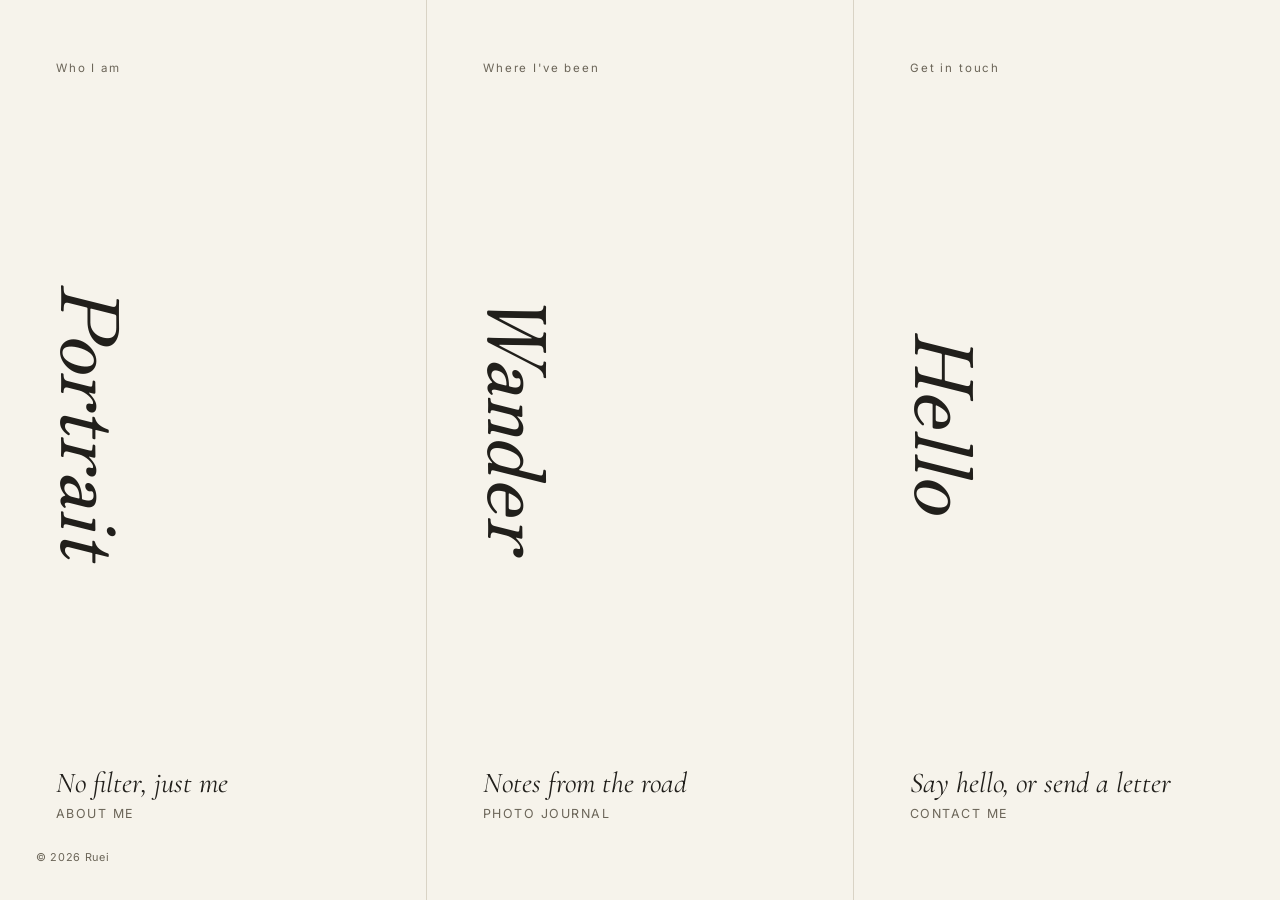
<file: index.html>
<!DOCTYPE html>
<html lang="en">
<head>
<meta charset="UTF-8">
<meta name="viewport" content="width=device-width, initial-scale=1.0">
<title>Ruei — Travel Journal</title>
<meta name="description" content="A personal journal of travel, photographs, and the in-between moments.">
<link rel="stylesheet" href="styles.css">
<style>
  /* ---------- Home-page specific ---------- */
  body.home{ overflow-x: hidden; }

  .home-mark{
    position: fixed;
    top: clamp(20px, 3vw, 36px);
    left: clamp(20px, 3vw, 36px);
    font-family: var(--sans);
    font-size: 0.72rem;
    letter-spacing: 0.2em;
    text-transform: uppercase;
    color: var(--ink-soft);
    z-index: 40;
    writing-mode: vertical-rl;
  }

  main.panels{
    display: flex;
    min-height: 100vh;
    width: 100%;
  }

  .panel{
    position: relative;
    flex: 1;
    display: flex;
    flex-direction: column;
    justify-content: space-between;
    padding: clamp(28px, 5vw, 56px);
    overflow: hidden;
    isolation: isolate;
    border-right: 1px solid var(--line);
  }
  .panel:last-child{ border-right: none; }

  .panel::before{
    content:"";
    position: absolute;
    inset: 0;
    z-index: -2;
    opacity: 0;
    transition: opacity .6s ease;
    background-size: cover;
    background-position: center;
  }
  .panel::after{
    content:"";
    position: absolute;
    inset: 0;
    z-index: -1;
    background: linear-gradient(180deg, rgba(33,31,27,0.05) 0%, rgba(33,31,27,0.55) 100%);
    opacity: 0;
    transition: opacity .6s ease;
  }

  .panel:hover::before,
  .panel:hover::after{ opacity: 1; }

  .panel--about::before{
    background-image: radial-gradient(120% 100% at 30% 20%, #cbb7a4 0%, #8f7461 45%, #4b3c33 100%);
  }
  .panel--journal::before{
    background-image: linear-gradient(200deg, #e7c98a 0%, #c98a5c 35%, #6b5866 65%, #2c3947 100%);
  }
  .panel--contact::before{
    background-image: linear-gradient(160deg, #ded4bd 0%, #b9ab8c 55%, #6f6552 100%);
  }

  .panel-top{ position: relative; z-index: 2; }
  .panel-top .index{
    font-family: var(--sans);
    font-size: 0.72rem;
    letter-spacing: 0.16em;
    color: var(--ink-soft);
    transition: color .5s ease;
  }

  .panel-glyph{
    position: relative;
    z-index: 2;
    margin: auto 0;
    display: flex;
    align-items: baseline;
    gap: 14px;
  }
  .panel-glyph .word{
    font-family: var(--serif);
    font-style: italic;
    font-size: clamp(3rem, 7.5vw, 5rem);
    line-height: 1;
    writing-mode: vertical-rl;
    transition: color .5s ease;
  }

  .panel-bottom{ position: relative; z-index: 2; }
  .panel-bottom .romaji{
    display: block;
    font-family: var(--script);
    font-style: italic;
    font-size: clamp(1.3rem, 2.4vw, 1.8rem);
    transition: color .5s ease;
  }
  .panel-bottom .label{
    display: block;
    margin-top: 6px;
    font-family: var(--sans);
    font-size: 0.78rem;
    letter-spacing: 0.12em;
    text-transform: uppercase;
    color: var(--ink-soft);
    transition: color .5s ease;
  }
  .panel-bottom .desc{
    margin-top: 18px;
    max-width: 30ch;
    font-size: 0.85rem;
    line-height: 1.6;
    color: var(--ink-soft);
    opacity: 0;
    transform: translateY(6px);
    transition: opacity .5s ease .05s, transform .5s ease .05s, color .5s ease;
  }

  .panel:hover .panel-top .index,
  .panel:hover .panel-glyph .word,
  .panel:hover .panel-bottom .romaji,
  .panel:hover .panel-bottom .label,
  .panel:hover .panel-bottom .desc{ color: var(--paper); }
  .panel:hover .panel-bottom .desc{ opacity: 0.92; transform: translateY(0); }

  .panel:focus-visible{ outline: 2px solid var(--accent-dusk); outline-offset: -4px; }

  @media (max-width: 860px){
    main.panels{ flex-direction: column; }
    .panel{ border-right: none; border-bottom: 1px solid var(--line); min-height: 34vh; }
    .panel-glyph{ writing-mode: horizontal-tb; flex-direction: row; align-items: baseline; }
    .panel-glyph .word{ writing-mode: horizontal-tb; }
  }
</style>
</head>
<body class="home">

  <main class="panels">
    <a href="about.html" class="panel panel--about">
      <div class="panel-top"><span class="index">Who I am</span></div>
      <div class="panel-glyph">
        <span class="word">Portrait</span>
      </div>
      <div class="panel-bottom">
        <span class="romaji">No filter, just me</span>
        <span class="label">About Me</span>
        <span class="desc">Who I am, in a few honest paragraphs.</span>
      </div>
    </a>

    <a href="journal.html" class="panel panel--journal">
      <div class="panel-top"><span class="index">Where I've been</span></div>
      <div class="panel-glyph">
        <span class="word">Wander</span>
      </div>
      <div class="panel-bottom">
        <span class="romaji">Notes from the road</span>
        <span class="label">Photo Journal</span>
        <span class="desc">Photographs and stories from places I've been.</span>
      </div>
    </a>

    <a href="contact.html" class="panel panel--contact">
      <div class="panel-top"><span class="index">Get in touch</span></div>
      <div class="panel-glyph">
        <span class="word">Hello</span>
      </div>
      <div class="panel-bottom">
        <span class="romaji">Say hello, or send a letter</span>
        <span class="label">Contact Me</span>
        <span class="desc">Questions, collaborations, or just to say hi.</span>
      </div>
    </a>
  </main>

  <div class="footnote">&copy; 2026 Ruei</div>

</body>
</html>
</file>
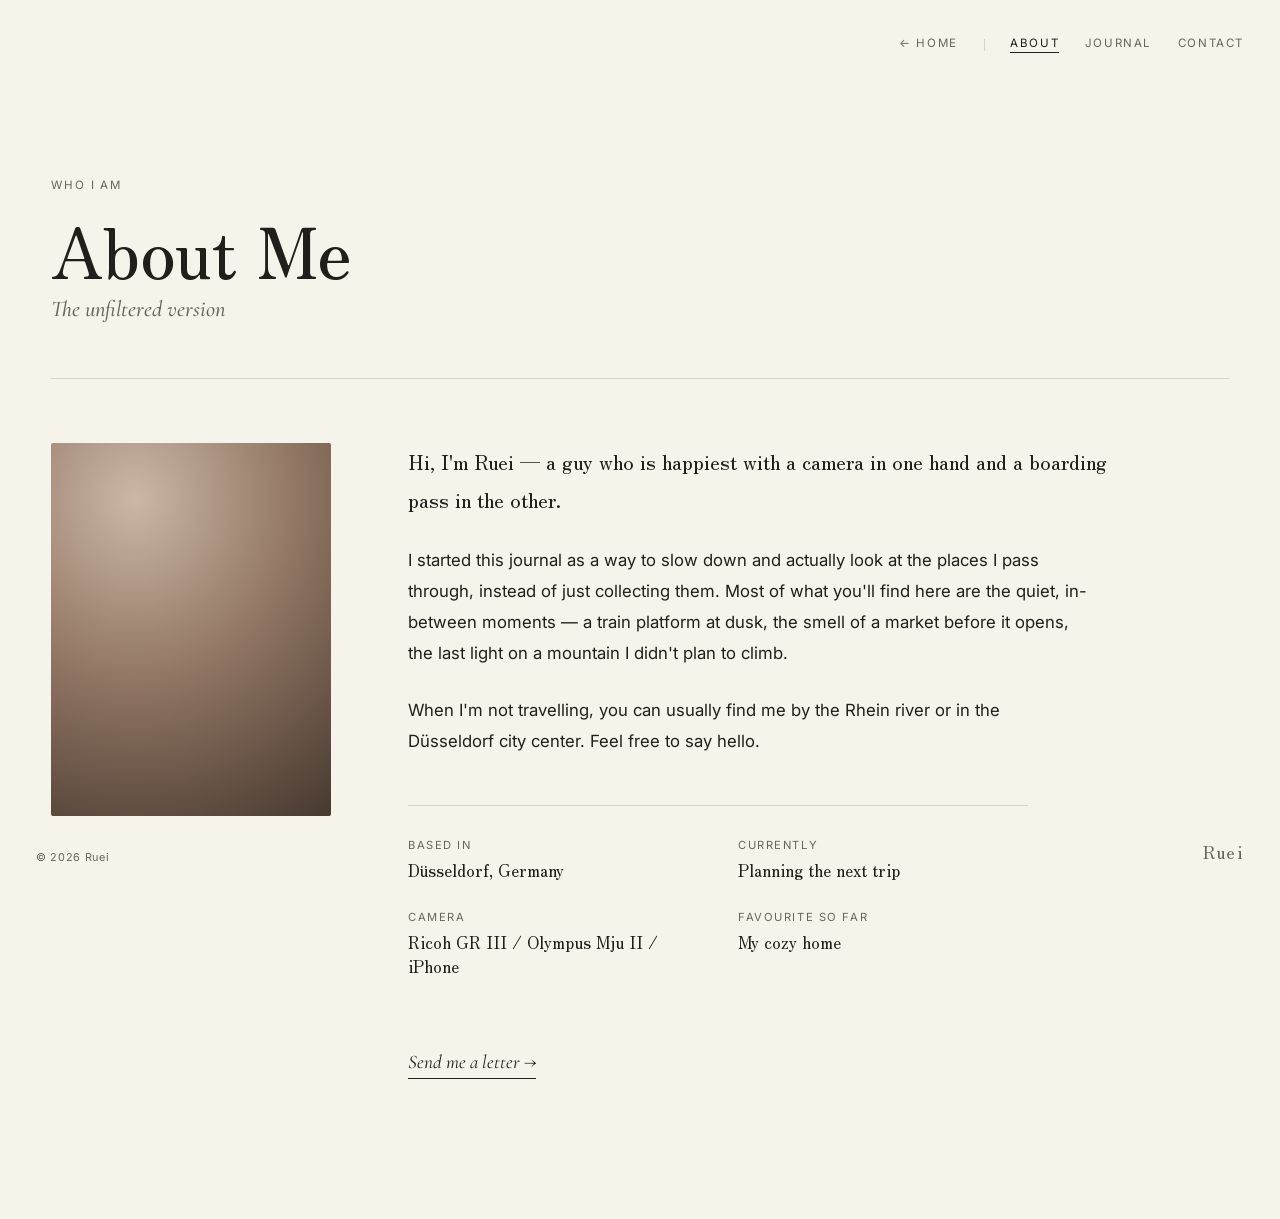
<file: about.html>
<!DOCTYPE html>
<html lang="en">
<head>
<meta charset="UTF-8">
<meta name="viewport" content="width=device-width, initial-scale=1.0">
<title>About Me - Ruei</title>
<link rel="stylesheet" href="styles.css">
<style>
  .site-mark span:first-child{ color: var(--ink); }

  .about-body{ padding: 0 0 140px; }

  .about-grid{
    display: grid;
    grid-template-columns: 280px 1fr;
    gap: clamp(32px, 6vw, 80px);
    padding: 0 var(--gap) 0;
  }

  .about-portrait{
    aspect-ratio: 3 / 4;
    border-radius: 2px;
    background-image: radial-gradient(120% 100% at 30% 15%, #cbb7a4 0%, #8f7461 50%, #4b3c33 100%);
    position: sticky;
    top: 140px;
    align-self: start;
  }

  .about-copy p{
    font-size: 1.05rem;
    line-height: 1.85;
    max-width: 62ch;
    color: var(--ink);
    margin: 0 0 26px;
  }
  .about-copy p:first-child{
    font-family: var(--serif);
    font-size: clamp(1.15rem, 1.6vw, 1.3rem);
    color: var(--ink);
  }

  .facts{
    margin-top: 48px;
    display: grid;
    grid-template-columns: repeat(2, minmax(0,1fr));
    gap: 28px 40px;
    max-width: 62ch;
    padding-top: 32px;
    border-top: 1px solid var(--line);
  }
  .facts dt{
    font-size: 0.7rem;
    letter-spacing: 0.14em;
    text-transform: uppercase;
    color: var(--ink-soft);
    margin-bottom: 6px;
  }
  .facts dd{
    margin: 0;
    font-family: var(--serif);
    font-size: 1.05rem;
  }

  .about-cta{
    margin-top: 56px;
    display: inline-flex;
    align-items: center;
    gap: 12px;
    font-family: var(--script);
    font-style: italic;
    font-size: 1.2rem;
    border-bottom: 1px solid var(--ink);
    padding-bottom: 4px;
    transition: color .25s ease, border-color .25s ease;
  }
  .about-cta:hover{ color: var(--accent-dusk); border-color: var(--accent-dusk); }

  @media (max-width: 760px){
    .about-grid{ grid-template-columns: 1fr; }
    .about-portrait{ position: static; max-width: 260px; }
    .facts{ grid-template-columns: 1fr; }
  }
</style>
</head>
<body>

  <nav class="top-nav">
    <a href="index.html">← Home</a>
    <span class="nav-divider"></span>
    <a href="about.html" aria-current="page">About</a>
    <a href="journal.html">Journal</a>
    <a href="contact.html">Contact</a>
  </nav>

  <header class="page-hero">
    <span class="eyebrow">Who I Am</span>
    <h1>About Me<span class="romaji">The unfiltered version</span></h1>
  </header>

  <hr class="divider">

  <section class="about-body">
    <div class="about-grid" style="margin-top:64px;">
      <div class="about-portrait" role="img" aria-label="Portrait placeholder — replace with your own photo"></div>

      <div class="about-copy">
        <p>Hi, I'm Ruei — a guy who is happiest with a camera in one hand and a boarding pass in the other.</p>
        <p>I started this journal as a way to slow down and actually look at the places I pass through, instead of just collecting them. Most of what you'll find here are the quiet, in-between moments — a train platform at dusk, the smell of a market before it opens, the last light on a mountain I didn't plan to climb.</p>
        <p>When I'm not travelling, you can usually find me by the Rhein river or in the Düsseldorf city center. Feel free to say hello.</p>

        <dl class="facts">
          <div>
            <dt>Based in</dt>
            <dd>Düsseldorf, Germany</dd>
          </div>
          <div>
            <dt>Currently</dt>
            <dd>Planning the next trip</dd>
          </div>
          <div>
            <dt>Camera</dt>
            <dd>Ricoh GR III / Olympus Mju II / iPhone</dd>
          </div>
          <div>
            <dt>Favourite so far</dt>
            <dd>My cozy home</dd>
          </div>
        </dl>

        <a class="about-cta" href="contact.html">Send me a letter →</a>
      </div>
    </div>
  </section>

  <div class="wordmark">Ruei</div>
  <div class="footnote">&copy; 2026 Ruei</div>

</body>
</html>
</file>
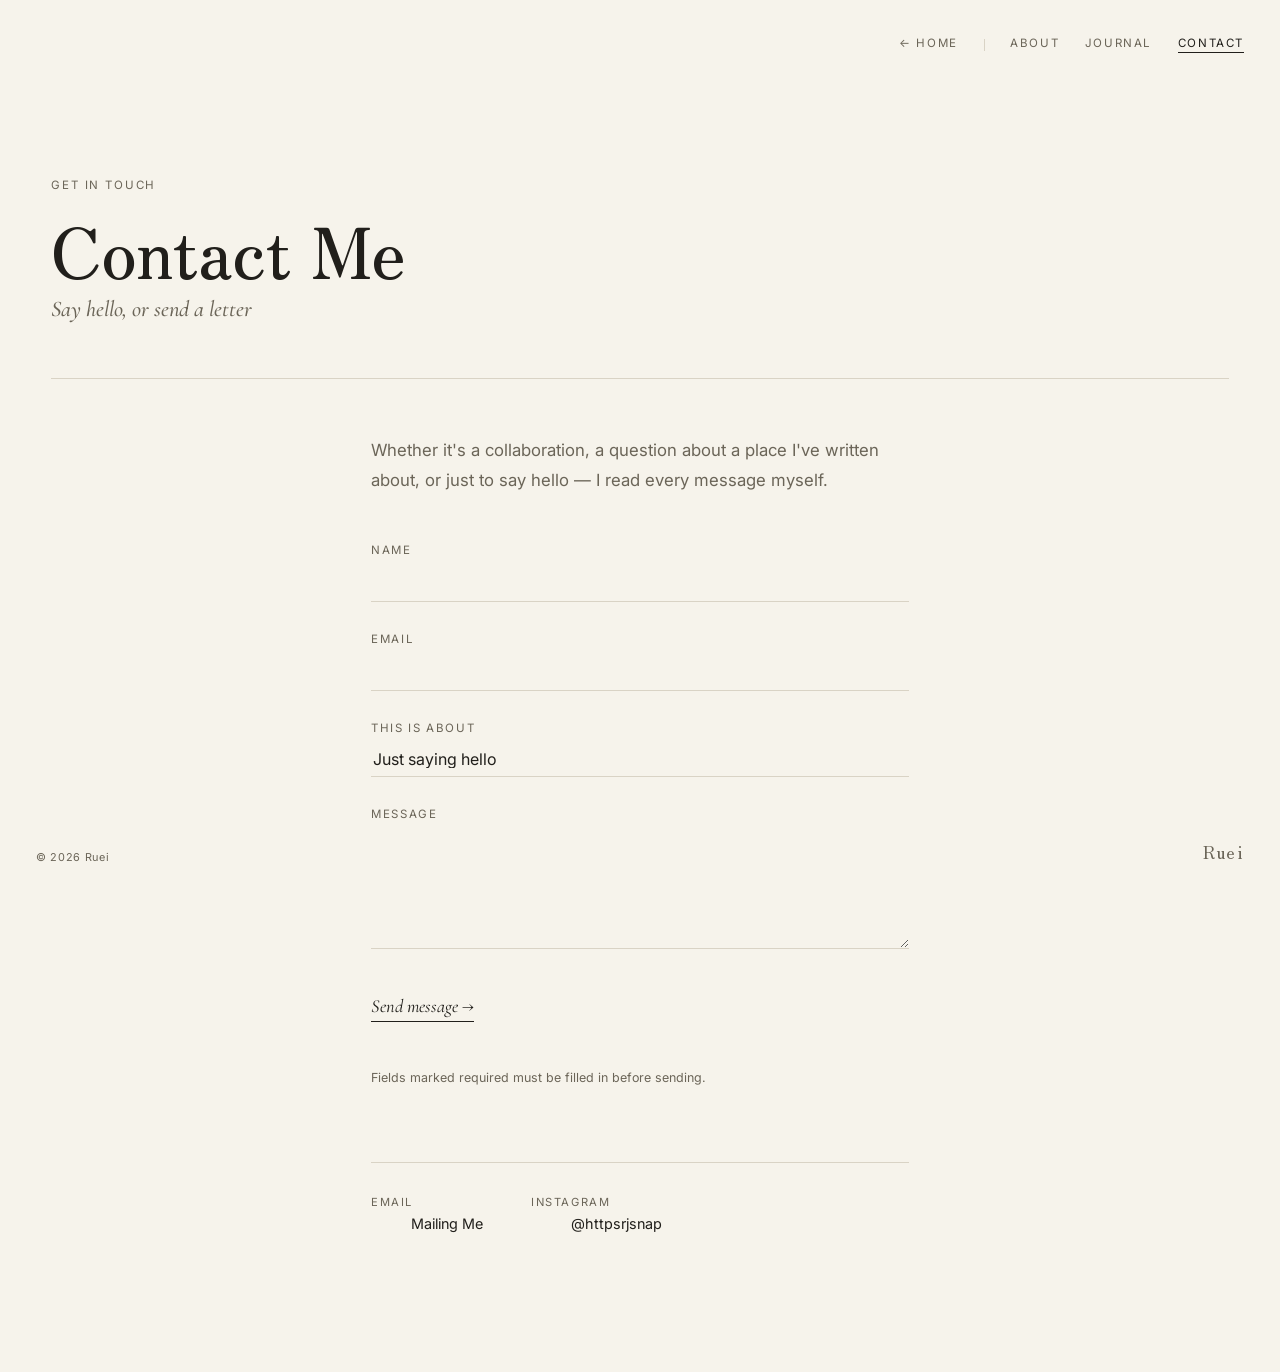
<file: contact.html>
<!DOCTYPE html>
<html lang="en">
<head>
<meta charset="UTF-8">
<meta name="viewport" content="width=device-width, initial-scale=1.0">
<title>Contact Me </title>
<link rel="stylesheet" href="styles.css">
<style>
  .contact-wrap{
    max-width: 640px;
    margin: 0 auto;
    padding: 0 var(--gap) 140px;
  }
  .contact-intro{
    margin: 56px 0 48px;
    font-size: 1.05rem;
    line-height: 1.8;
    color: var(--ink-soft);
    max-width: 52ch;
  }

  form{ display: flex; flex-direction: column; gap: 30px; }

  .field{ display: flex; flex-direction: column; gap: 8px; }
  .field label{
    font-size: 0.72rem;
    letter-spacing: 0.14em;
    text-transform: uppercase;
    color: var(--ink-soft);
  }
  .field input,
  .field select,
  .field textarea{
    font-family: var(--sans);
    font-size: 1rem;
    color: var(--ink);
    background: transparent;
    border: none;
    border-bottom: 1px solid var(--line);
    padding: 8px 2px;
    outline: none;
    transition: border-color .25s ease;
  }
  .field textarea{ resize: vertical; min-height: 120px; }
  .field input:focus,
  .field select:focus,
  .field textarea:focus{ border-color: var(--ink); }

  .field select{ appearance: none; cursor: pointer; }

  .submit-row{
    display: flex;
    align-items: center;
    gap: 20px;
    margin-top: 12px;
  }
  button.submit{
    font-family: var(--script);
    font-style: italic;
    font-size: 1.15rem;
    background: none;
    border: none;
    border-bottom: 1px solid var(--ink);
    padding: 4px 0;
    cursor: pointer;
    color: var(--ink);
    transition: color .25s ease, border-color .25s ease;
  }
  button.submit:hover{ color: var(--accent-dusk); border-color: var(--accent-dusk); }

  .contact-alt{
    margin-top: 64px;
    padding-top: 32px;
    border-top: 1px solid var(--line);
    display: flex;
    gap: 48px;
    flex-wrap: wrap;
  }
  .contact-alt div{ font-size: 0.9rem; }
  .contact-alt dt{
    font-size: 0.7rem;
    letter-spacing: 0.14em;
    text-transform: uppercase;
    color: var(--ink-soft);
    margin-bottom: 6px;
  }

  .form-note{
    margin-top: 18px;
    font-size: 0.78rem;
    color: var(--ink-soft);
  }
</style>
</head>
<body>

  <nav class="top-nav">
    <a href="index.html">← Home</a>
    <span class="nav-divider"></span>
    <a href="about.html">About</a>
    <a href="journal.html">Journal</a>
    <a href="contact.html" aria-current="page">Contact</a>
  </nav>

  <header class="page-hero">
    <span class="eyebrow">Get In Touch</span>
    <h1>Contact Me<span class="romaji">Say hello, or send a letter</span></h1>
  </header>

  <hr class="divider">

  <section class="contact-wrap">
    <p class="contact-intro">Whether it's a collaboration, a question about a place I've written about, or just to say hello — I read every message myself.</p>

    <!--
      This form is written for Netlify Forms (free tier). If you deploy
      elsewhere (GitHub Pages, Vercel, etc.), swap the <form> action for a
      service like Formspree (also free) — see the README for details.
    -->
    <form name="contact" method="POST" data-netlify="true" netlify-honeypot="bot-field">
      <input type="hidden" name="form-name" value="contact">
      <p hidden>
        <label>Don't fill this out if you're human: <input name="bot-field"></label>
      </p>

      <div class="field">
        <label for="name">Name</label>
        <input type="text" id="name" name="name" required>
      </div>

      <div class="field">
        <label for="email">Email</label>
        <input type="email" id="email" name="email" required>
      </div>

      <div class="field">
        <label for="reason">This is about</label>
        <select id="reason" name="reason">
          <option value="hello">Just saying hello</option>
          <option value="collab">A collaboration</option>
          <option value="press">Press / media</option>
          <option value="other">Something else</option>
        </select>
      </div>

      <div class="field">
        <label for="message">Message</label>
        <textarea id="message" name="message" required></textarea>
      </div>

      <div class="submit-row">
        <button type="submit" class="submit">Send message →</button>
      </div>

      <p class="form-note">Fields marked required must be filled in before sending.</p>
    </form>

    <div class="contact-alt">
      <div>
        <dt>Email</dt>
        <dd><a href="mailto:ry.chang1231@gmail.com">Mailing Me</a></dd>
      </div>
      <div>
        <dt>Instagram</dt>
        <dd><a href="https://instagram.com/httpsrjsnap" target="_blank" rel="noopener">@httpsrjsnap</a></dd>
      </div>
    </div>
  </section>

  <div class="wordmark">Ruei</div>
  <div class="footnote">&copy; 2026 Ruei</div>

</body>
</html>
</file>
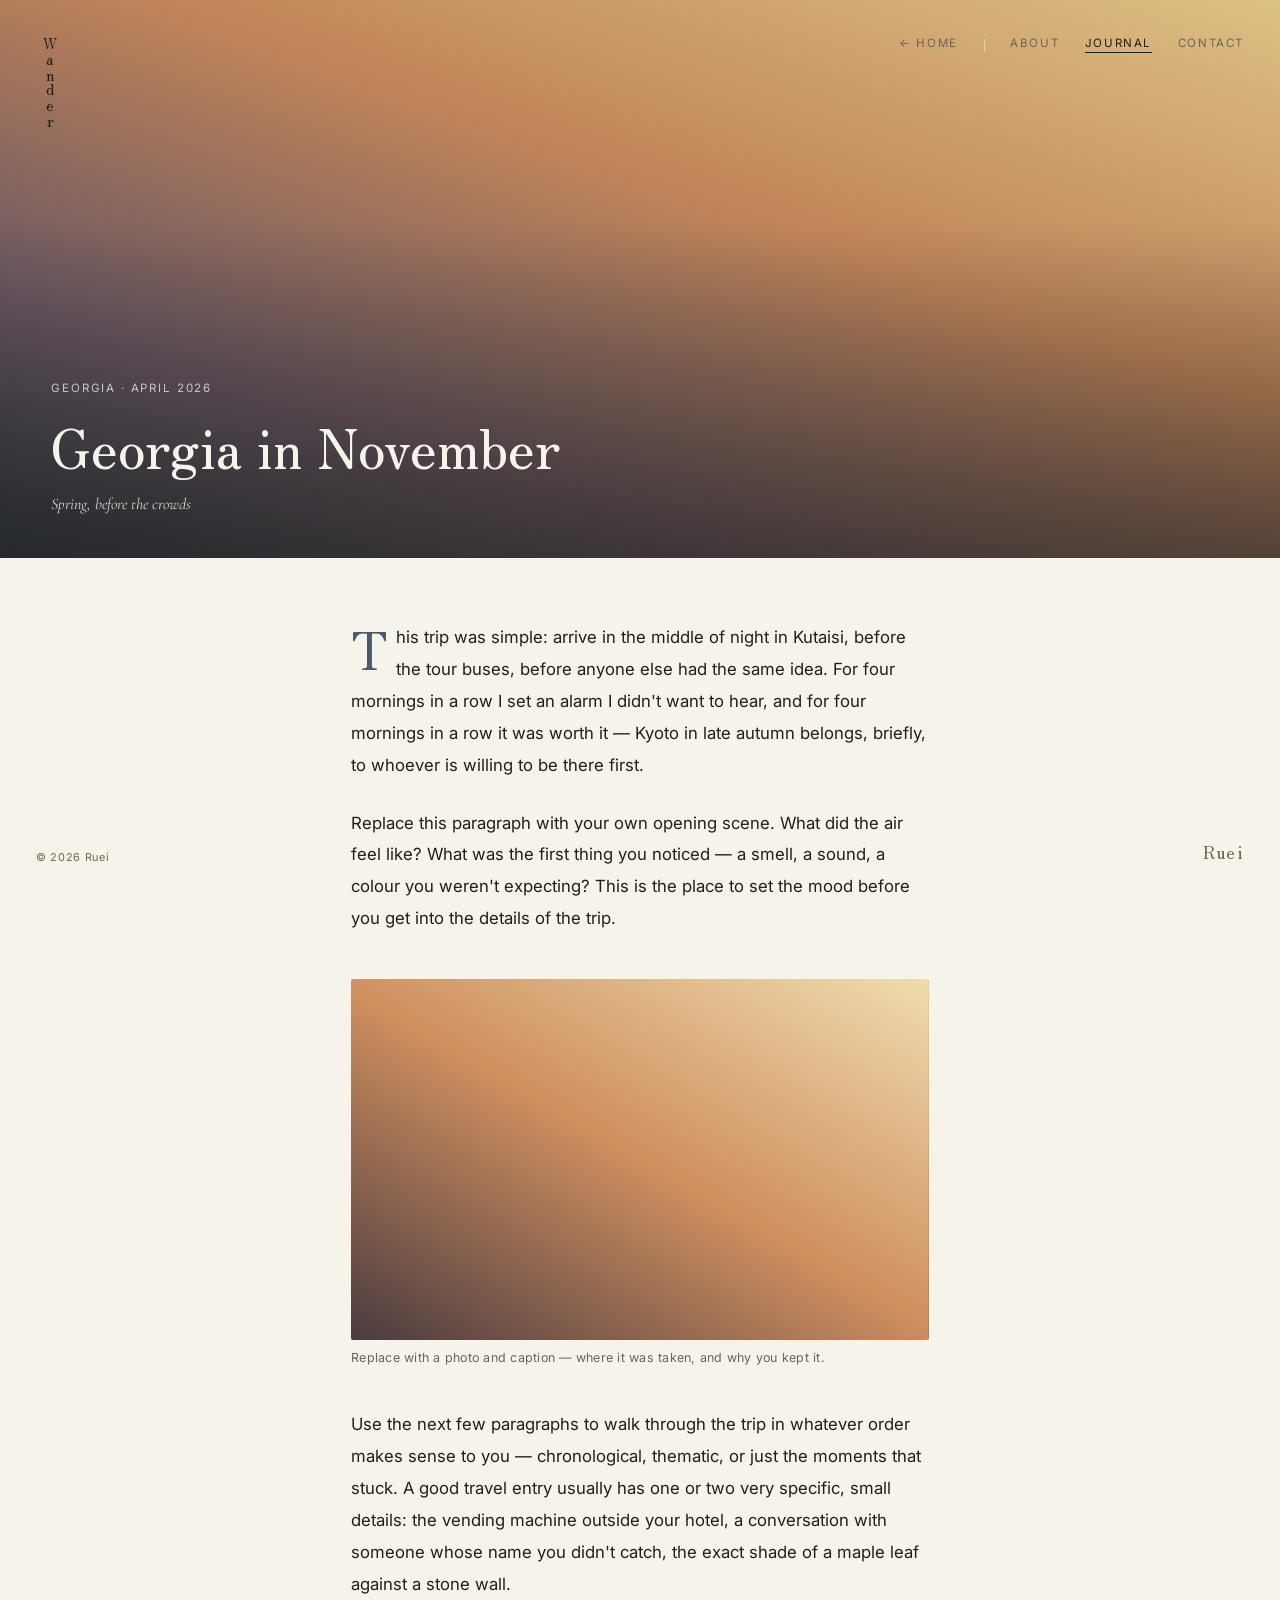
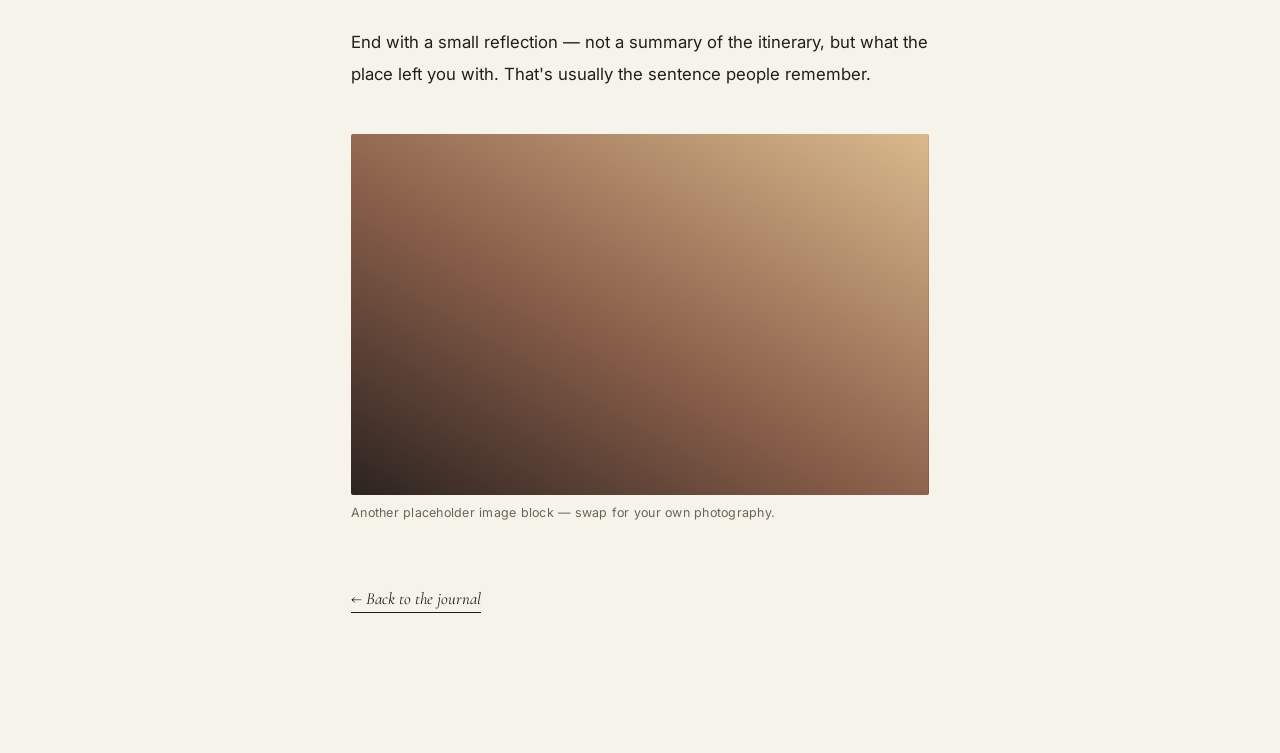
<file: entry-Georgia.html>
<!DOCTYPE html>
<html lang="en">
<head>
<meta charset="UTF-8">
<meta name="viewport" content="width=device-width, initial-scale=1.0">
<title>Georgia in April 2026 - Ruei</title>
<link rel="stylesheet" href="styles.css">
<style>
  .entry-hero{ background-image: linear-gradient(200deg, #e7c98a 0%, #c98a5c 40%, #6b5866 75%, #2c3947 100%); }
  .figure-block.fig-1{ background-image: linear-gradient(210deg, #f0dcae 0%, #cf8f5f 50%, #4a3a3f 100%); }
  .figure-block.fig-2{ background-image: linear-gradient(210deg, #d9b98c 0%, #8a5f4a 55%, #2c2320 100%); }
</style>
</head>
<body>

  <div class="site-mark" aria-hidden="true"><span>Wander</span></div>
  <nav class="top-nav">
    <a href="index.html">← Home</a>
    <span class="nav-divider"></span>
    <a href="about.html">About</a>
    <a href="journal.html" aria-current="page">Journal</a>
    <a href="contact.html">Contact</a>
  </nav>

  <div class="entry-hero">
    <div class="entry-hero-content">
      <span class="eyebrow">Georgia · April 2026</span>
      <h1>Georgia in November</h1>
      <span class="romaji">Spring, before the crowds</span>
    </div>
  </div>

  <article class="entry-article">
    <p>This trip was simple: arrive in the middle of night in Kutaisi, before the tour buses, before anyone else had the same idea. For four mornings in a row I set an alarm I didn't want to hear, and for four mornings in a row it was worth it — Kyoto in late autumn belongs, briefly, to whoever is willing to be there first.</p>

    <p>Replace this paragraph with your own opening scene. What did the air feel like? What was the first thing you noticed — a smell, a sound, a colour you weren't expecting? This is the place to set the mood before you get into the details of the trip.</p>

    <figure>
      <div class="figure-block fig-1"></div>
      <figcaption>Replace with a photo and caption — where it was taken, and why you kept it.</figcaption>
    </figure>

    <p>Use the next few paragraphs to walk through the trip in whatever order makes sense to you — chronological, thematic, or just the moments that stuck. A good travel entry usually has one or two very specific, small details: the vending machine outside your hotel, a conversation with someone whose name you didn't catch, the exact shade of a maple leaf against a stone wall.</p>

    <p>End with a small reflection — not a summary of the itinerary, but what the place left you with. That's usually the sentence people remember.</p>

    <figure>
      <div class="figure-block fig-2"></div>
      <figcaption>Another placeholder image block — swap for your own photography.</figcaption>
    </figure>

    <a class="entry-back" href="journal.html">← Back to the journal</a>
  </article>

  <div class="wordmark">Ruei</div>
  <div class="footnote">&copy; 2026 Ruei</div>

</body>
</html>
</file>
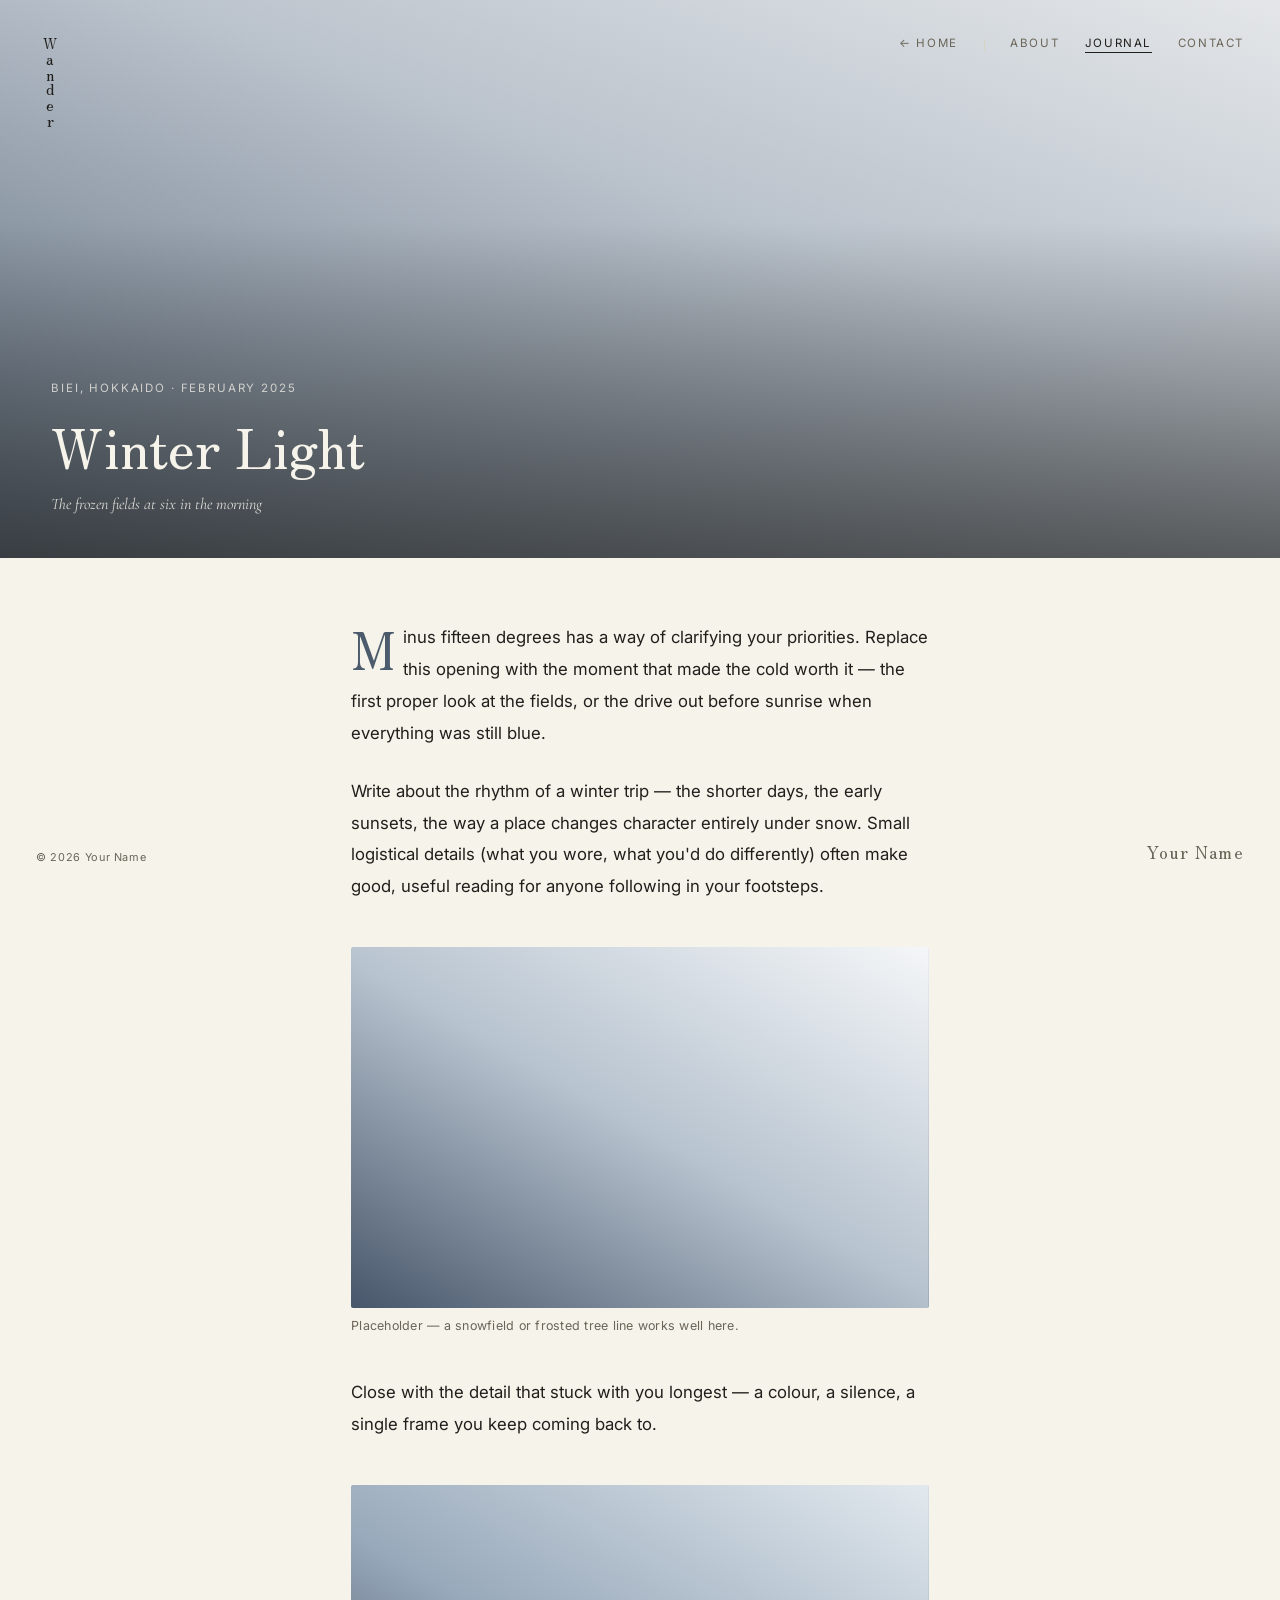
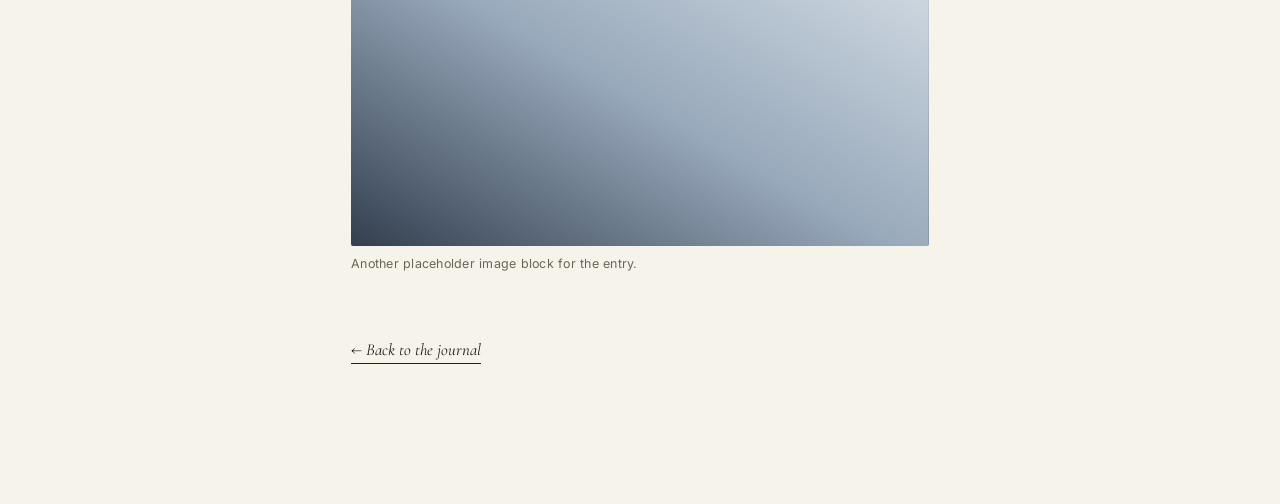
<file: entry-hokkaido.html>
<!DOCTYPE html>
<html lang="en">
<head>
<meta charset="UTF-8">
<meta name="viewport" content="width=device-width, initial-scale=1.0">
<title>Winter Light — Your Name</title>
<link rel="stylesheet" href="styles.css">
<style>
  .entry-hero{ background-image: linear-gradient(200deg, #eef1f4 0%, #c3ccd6 40%, #5b6b7d 100%); }
  .figure-block.fig-1{ background-image: linear-gradient(210deg, #f4f6f8 0%, #b7c3cf 50%, #47566a 100%); }
  .figure-block.fig-2{ background-image: linear-gradient(210deg, #e2e9ee 0%, #98a9bb 55%, #333f4f 100%); }
</style>
</head>
<body>

  <div class="site-mark" aria-hidden="true"><span>Wander</span></div>
  <nav class="top-nav">
    <a href="index.html">← Home</a>
    <span class="nav-divider"></span>
    <a href="about.html">About</a>
    <a href="journal.html" aria-current="page">Journal</a>
    <a href="contact.html">Contact</a>
  </nav>

  <div class="entry-hero">
    <div class="entry-hero-content">
      <span class="eyebrow">Biei, Hokkaido · February 2025</span>
      <h1>Winter Light</h1>
      <span class="romaji">The frozen fields at six in the morning</span>
    </div>
  </div>

  <article class="entry-article">
    <p>Minus fifteen degrees has a way of clarifying your priorities. Replace this opening with the moment that made the cold worth it — the first proper look at the fields, or the drive out before sunrise when everything was still blue.</p>

    <p>Write about the rhythm of a winter trip — the shorter days, the early sunsets, the way a place changes character entirely under snow. Small logistical details (what you wore, what you'd do differently) often make good, useful reading for anyone following in your footsteps.</p>

    <figure>
      <div class="figure-block fig-1"></div>
      <figcaption>Placeholder — a snowfield or frosted tree line works well here.</figcaption>
    </figure>

    <p>Close with the detail that stuck with you longest — a colour, a silence, a single frame you keep coming back to.</p>

    <figure>
      <div class="figure-block fig-2"></div>
      <figcaption>Another placeholder image block for the entry.</figcaption>
    </figure>

    <a class="entry-back" href="journal.html">← Back to the journal</a>
  </article>

  <div class="wordmark">Your&nbsp;Name</div>
  <div class="footnote">&copy; 2026 Your Name</div>

</body>
</html>
</file>
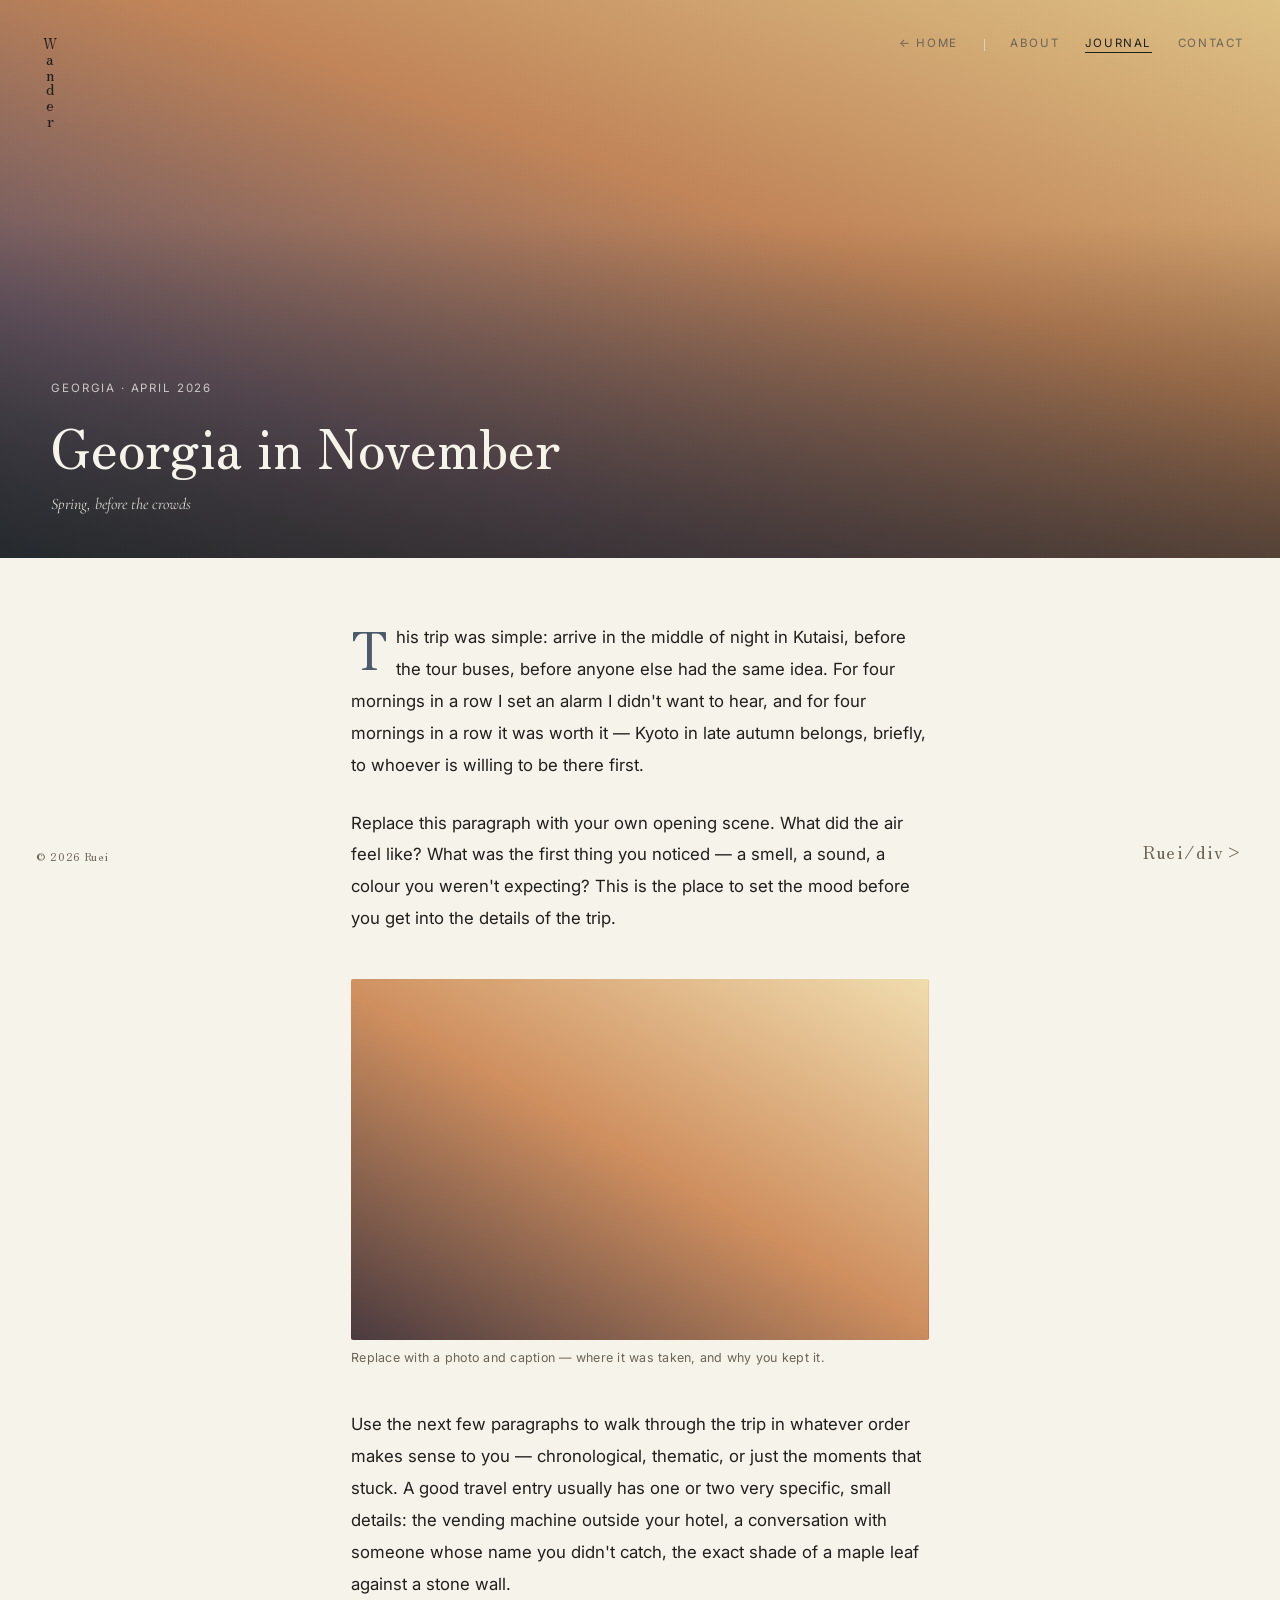
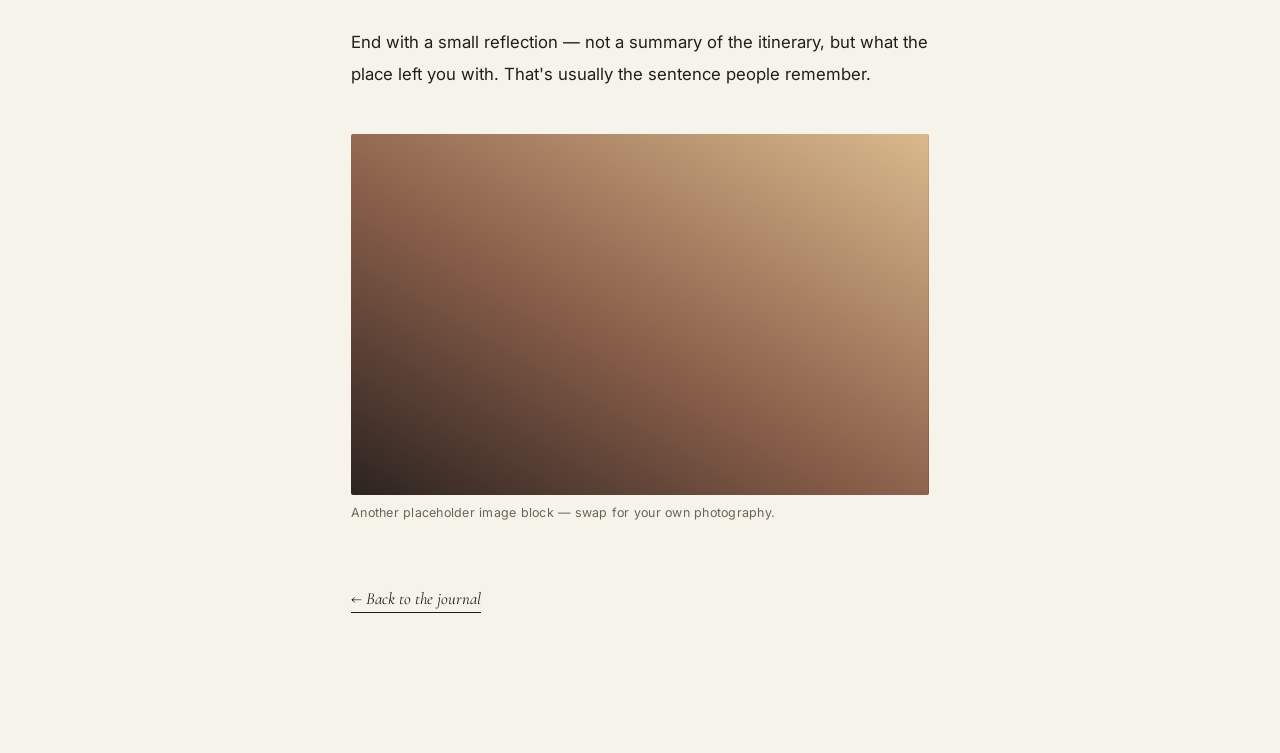
<file: entry-kyoto.html>
<!DOCTYPE html>
<html lang="en">
<head>
<meta charset="UTF-8">
<meta name="viewport" content="width=device-width, initial-scale=1.0">
<title>Georgia in April 2026 - Ruei</title>
<link rel="stylesheet" href="styles.css">
<style>
  .entry-hero{ background-image: linear-gradient(200deg, #e7c98a 0%, #c98a5c 40%, #6b5866 75%, #2c3947 100%); }
  .figure-block.fig-1{ background-image: linear-gradient(210deg, #f0dcae 0%, #cf8f5f 50%, #4a3a3f 100%); }
  .figure-block.fig-2{ background-image: linear-gradient(210deg, #d9b98c 0%, #8a5f4a 55%, #2c2320 100%); }
</style>
</head>
<body>

  <div class="site-mark" aria-hidden="true"><span>Wander</span></div>
  <nav class="top-nav">
    <a href="index.html">← Home</a>
    <span class="nav-divider"></span>
    <a href="about.html">About</a>
    <a href="journal.html" aria-current="page">Journal</a>
    <a href="contact.html">Contact</a>
  </nav>

  <div class="entry-hero">
    <div class="entry-hero-content">
      <span class="eyebrow">Georgia · April 2026</span>
      <h1>Georgia in November</h1>
      <span class="romaji">Spring, before the crowds</span>
    </div>
  </div>

  <article class="entry-article">
    <p>This trip was simple: arrive in the middle of night in Kutaisi, before the tour buses, before anyone else had the same idea. For four mornings in a row I set an alarm I didn't want to hear, and for four mornings in a row it was worth it — Kyoto in late autumn belongs, briefly, to whoever is willing to be there first.</p>

    <p>Replace this paragraph with your own opening scene. What did the air feel like? What was the first thing you noticed — a smell, a sound, a colour you weren't expecting? This is the place to set the mood before you get into the details of the trip.</p>

    <figure>
      <div class="figure-block fig-1"></div>
      <figcaption>Replace with a photo and caption — where it was taken, and why you kept it.</figcaption>
    </figure>

    <p>Use the next few paragraphs to walk through the trip in whatever order makes sense to you — chronological, thematic, or just the moments that stuck. A good travel entry usually has one or two very specific, small details: the vending machine outside your hotel, a conversation with someone whose name you didn't catch, the exact shade of a maple leaf against a stone wall.</p>

    <p>End with a small reflection — not a summary of the itinerary, but what the place left you with. That's usually the sentence people remember.</p>

    <figure>
      <div class="figure-block fig-2"></div>
      <figcaption>Another placeholder image block — swap for your own photography.</figcaption>
    </figure>

    <a class="entry-back" href="journal.html">← Back to the journal</a>
  </article>

  <div class="wordmark">Ruei/div>
  <div class="footnote">&copy; 2026 Ruei</div>

</body>
</html>
</file>
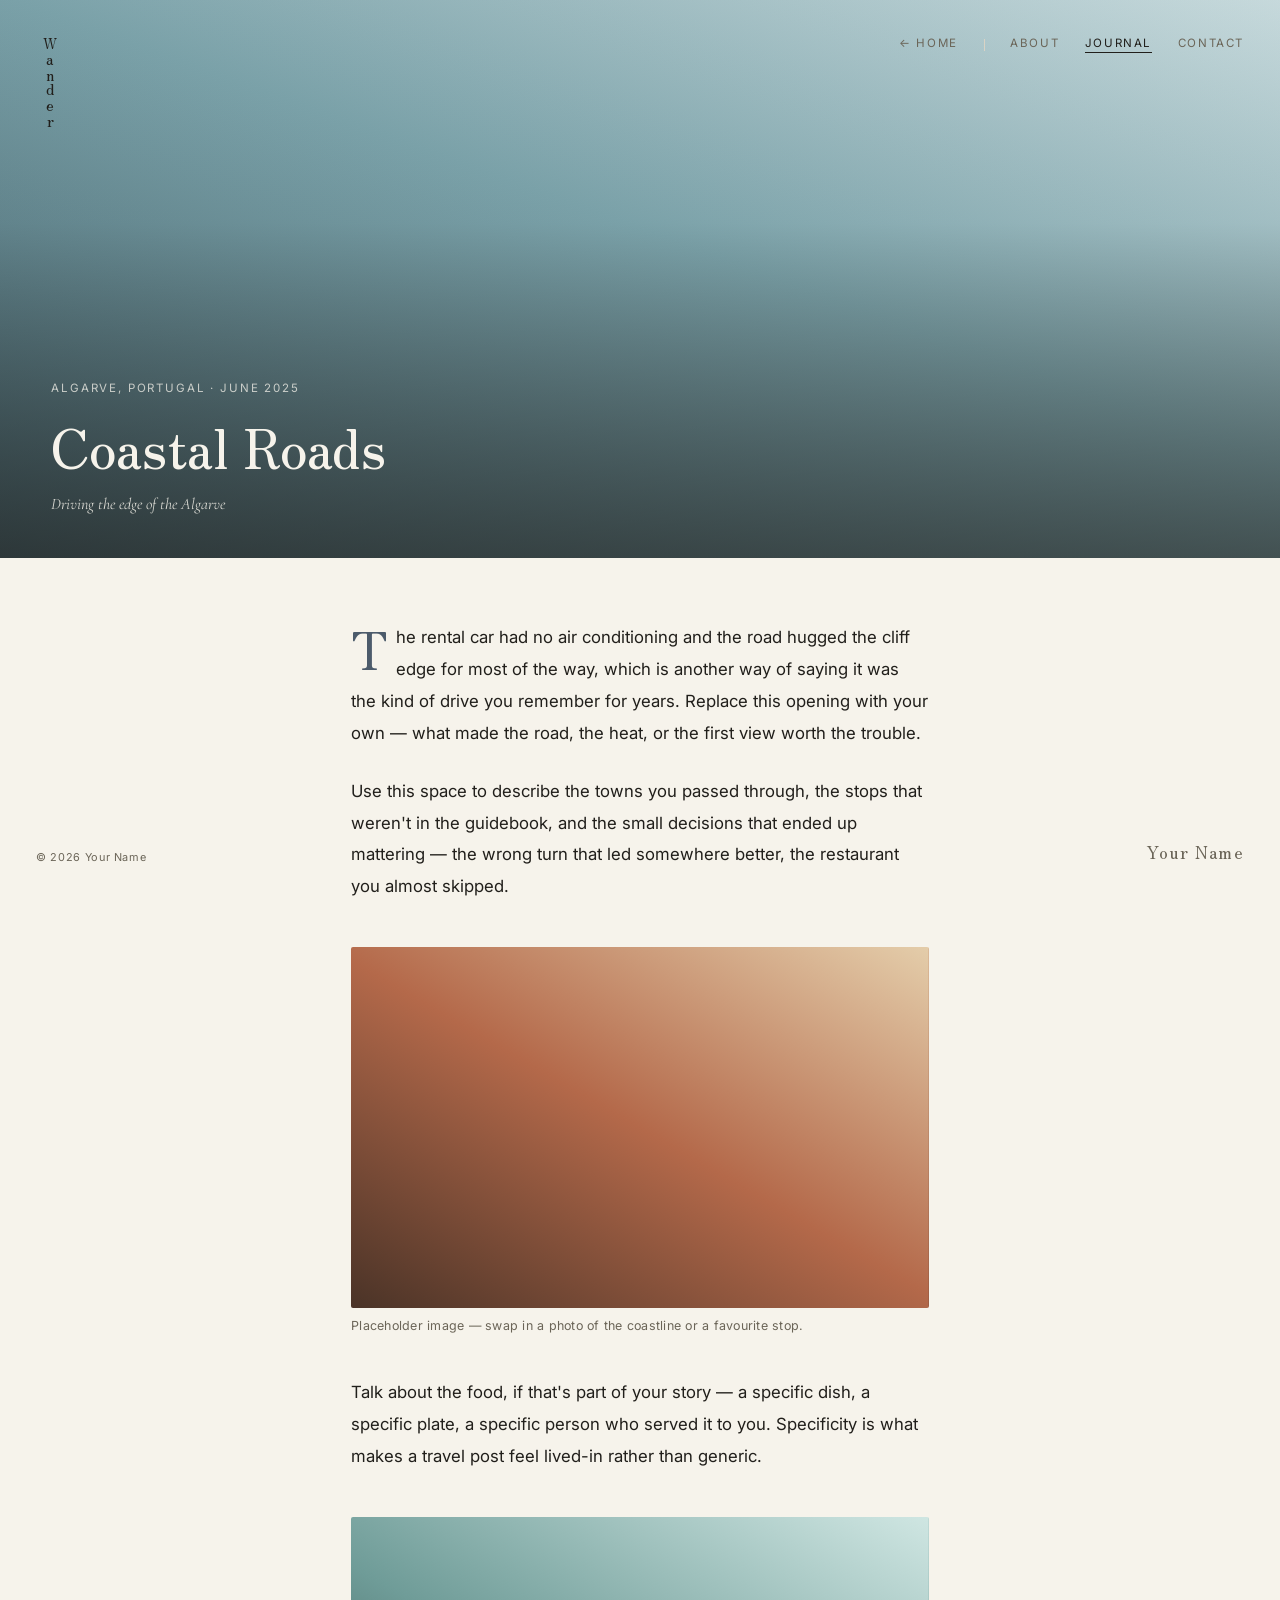
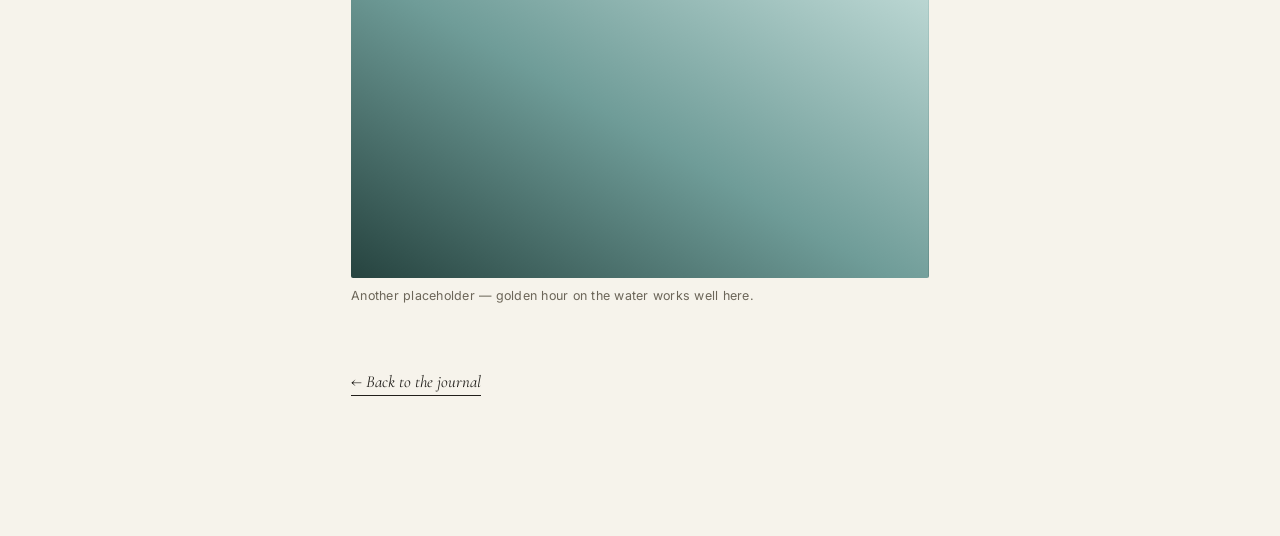
<file: entry-portugal.html>
<!DOCTYPE html>
<html lang="en">
<head>
<meta charset="UTF-8">
<meta name="viewport" content="width=device-width, initial-scale=1.0">
<title>Coastal Roads — Your Name</title>
<link rel="stylesheet" href="styles.css">
<style>
  .entry-hero{ background-image: linear-gradient(200deg, #cfe3e6 0%, #7fa8b0 45%, #3f5c66 100%); }
  .figure-block.fig-1{ background-image: linear-gradient(210deg, #e4cdaa 0%, #b4694a 50%, #4a3327 100%); }
  .figure-block.fig-2{ background-image: linear-gradient(210deg, #cfe6e2 0%, #6f9c98 55%, #26433f 100%); }
</style>
</head>
<body>

  <div class="site-mark" aria-hidden="true"><span>Wander</span></div>
  <nav class="top-nav">
    <a href="index.html">← Home</a>
    <span class="nav-divider"></span>
    <a href="about.html">About</a>
    <a href="journal.html" aria-current="page">Journal</a>
    <a href="contact.html">Contact</a>
  </nav>

  <div class="entry-hero">
    <div class="entry-hero-content">
      <span class="eyebrow">Algarve, Portugal · June 2025</span>
      <h1>Coastal Roads</h1>
      <span class="romaji">Driving the edge of the Algarve</span>
    </div>
  </div>

  <article class="entry-article">
    <p>The rental car had no air conditioning and the road hugged the cliff edge for most of the way, which is another way of saying it was the kind of drive you remember for years. Replace this opening with your own — what made the road, the heat, or the first view worth the trouble.</p>

    <p>Use this space to describe the towns you passed through, the stops that weren't in the guidebook, and the small decisions that ended up mattering — the wrong turn that led somewhere better, the restaurant you almost skipped.</p>

    <figure>
      <div class="figure-block fig-1"></div>
      <figcaption>Placeholder image — swap in a photo of the coastline or a favourite stop.</figcaption>
    </figure>

    <p>Talk about the food, if that's part of your story — a specific dish, a specific plate, a specific person who served it to you. Specificity is what makes a travel post feel lived-in rather than generic.</p>

    <figure>
      <div class="figure-block fig-2"></div>
      <figcaption>Another placeholder — golden hour on the water works well here.</figcaption>
    </figure>

    <a class="entry-back" href="journal.html">← Back to the journal</a>
  </article>

  <div class="wordmark">Your&nbsp;Name</div>
  <div class="footnote">&copy; 2026 Your Name</div>

</body>
</html>
</file>
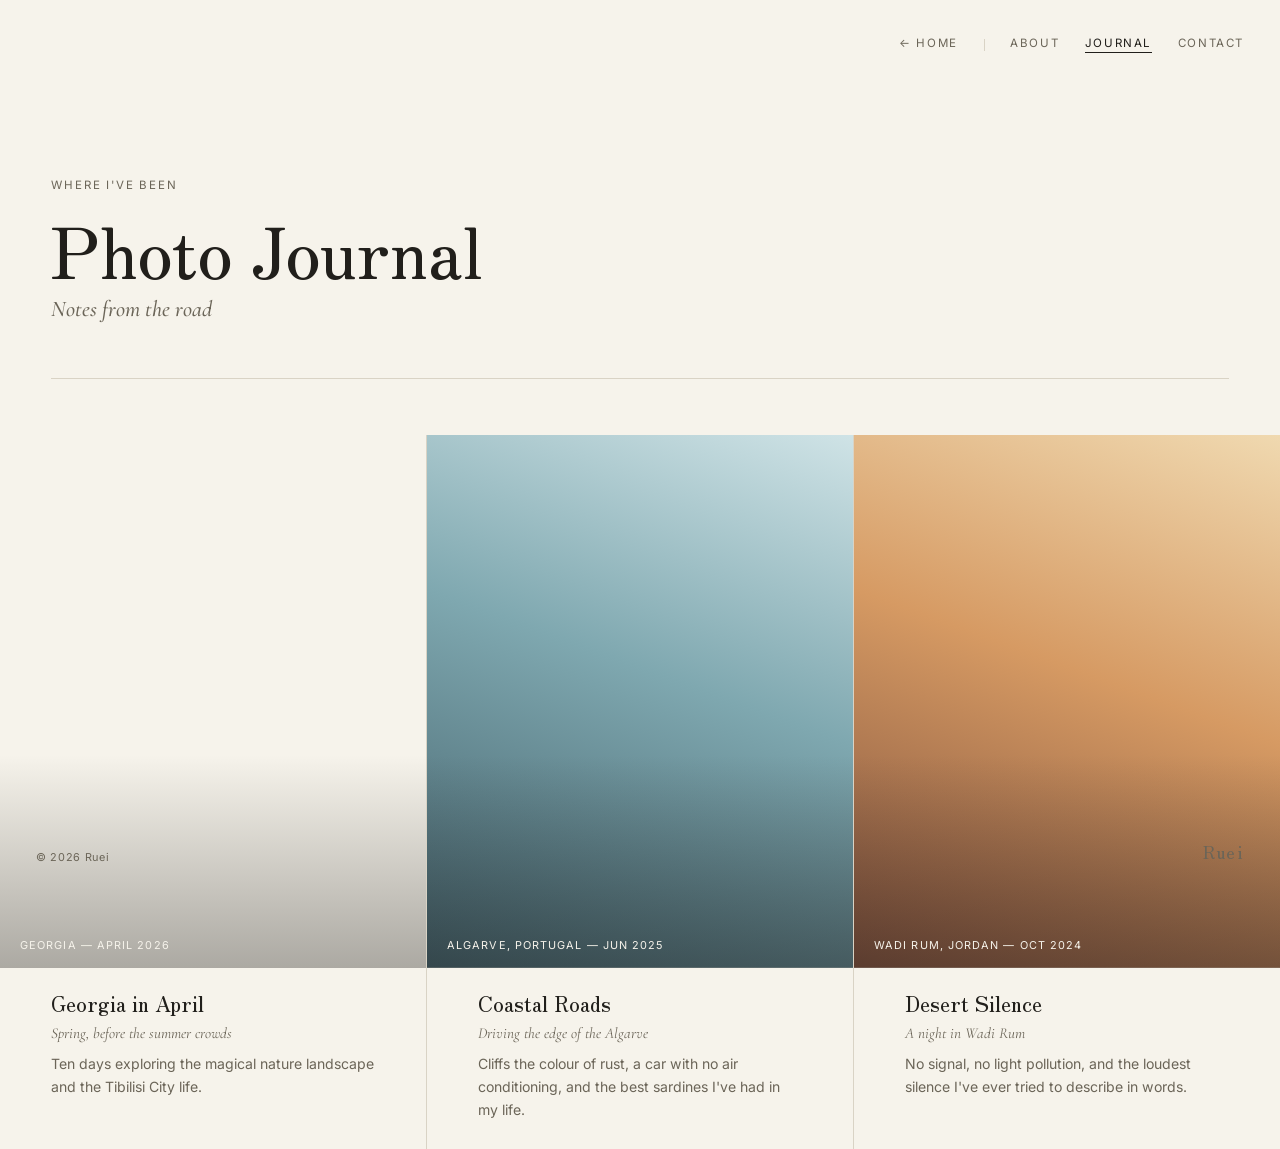
<file: journal.html>
<!DOCTYPE html>
<html lang="en">
<head>
<meta charset="UTF-8">
<meta name="viewport" content="width=device-width, initial-scale=1.0">
<title>Journal </title>
<link rel="stylesheet" href="styles.css">
<style>
  .journal-grid{
    display: grid;
    grid-template-columns: repeat(3, 1fr);
    gap: 1px;
    background: var(--line);
    margin-top: 56px;
  }

  .entry-card{
    background: var(--paper);
    display: block;
    padding-bottom: 28px;
    transition: background .3s ease;
  }
  .entry-card:hover{ background: var(--paper-deep); }

  .entry-thumb{
    aspect-ratio: 4 / 5;
    background-size: cover;
    background-position: center;
    position: relative;
    overflow: hidden;
  }
  .entry-thumb::after{
    content:"";
    position: absolute;
    inset:0;
    background: linear-gradient(180deg, transparent 60%, rgba(33,31,27,0.35) 100%);
  }
  .entry-meta-stamp{
    position: absolute;
    left: 20px; bottom: 16px;
    z-index: 2;
    color: var(--paper);
    font-family: var(--sans);
    font-size: 0.68rem;
    letter-spacing: 0.1em;
    text-transform: uppercase;
  }

  .thumb--kyoto{ background-image: linear-gradient(200deg, #e7c98a 0%, #c98a5c 40%, #6b5866 75%, #2c3947 100%); }
  .thumb--portugal{ background-image: linear-gradient(200deg, #cfe3e6 0%, #7fa8b0 45%, #3f5c66 100%); }
  .thumb--hokkaido{ background-image: linear-gradient(200deg, #eef1f4 0%, #c3ccd6 40%, #5b6b7d 100%); }
  .thumb--jordan{ background-image: linear-gradient(200deg, #f0d9b0 0%, #d69a63 45%, #7a4c3a 100%); }

  .entry-text{ padding: 20px var(--gap) 0; }
  .entry-text h2{
    font-family: var(--serif);
    font-weight: 500;
    font-size: 1.3rem;
    margin: 0 0 6px;
  }
  .entry-text .place{
    font-family: var(--script);
    font-style: italic;
    color: var(--ink-soft);
    font-size: 0.95rem;
    display: block;
    margin-bottom: 10px;
  }
  .entry-text p{
    font-size: 0.88rem;
    line-height: 1.65;
    color: var(--ink-soft);
    margin: 0;
  }

  @media (max-width: 980px){
    .journal-grid{ grid-template-columns: repeat(2, 1fr); }
  }
  @media (max-width: 640px){
    .journal-grid{ grid-template-columns: 1fr; }
  }
</style>
</head>
<body>


  <nav class="top-nav">
    <a href="index.html">← Home</a>
    <span class="nav-divider"></span>
    <a href="about.html">About</a>
    <a href="journal.html" aria-current="page">Journal</a>
    <a href="contact.html">Contact</a>
  </nav>

  <header class="page-hero">
    <span class="eyebrow">Where I've Been</span>
    <h1>Photo Journal<span class="romaji">Notes from the road</span></h1>
  </header>

  <hr class="divider">

  <main>
    <div class="journal-grid">

      <a class="entry-card" href="entry-Georgia.html">
        <div class="entry-thumb thumb--Georgia">
          <span class="entry-meta-stamp">Georgia — April 2026</span>
        </div>
        <div class="entry-text">
          <h2>Georgia in April</h2>
          <span class="place">Spring, before the summer crowds</span>
          <p>Ten days exploring the magical nature landscape and the Tibilisi City life.</p>
        </div>
      </a>

      <a class="entry-card" href="entry-portugal.html">
        <div class="entry-thumb thumb--portugal">
          <span class="entry-meta-stamp">Algarve, Portugal — Jun 2025</span>
        </div>
        <div class="entry-text">
          <h2>Coastal Roads</h2>
          <span class="place">Driving the edge of the Algarve</span>
          <p>Cliffs the colour of rust, a car with no air conditioning, and the best sardines I've had in my life.</p>
        </div>
      </a>


      <a class="entry-card" href="entry-jordan.html">
        <div class="entry-thumb thumb--jordan">
          <span class="entry-meta-stamp">Wadi Rum, Jordan — Oct 2024</span>
        </div>
        <div class="entry-text">
          <h2>Desert Silence</h2>
          <span class="place">A night in Wadi Rum</span>
          <p>No signal, no light pollution, and the loudest silence I've ever tried to describe in words.</p>
        </div>
      </a>

      <!--
        To add a new entry:
        1. Duplicate one of the entry-*.html files and rename it.
        2. Update its hero image, title, meta, and body text.
        3. Copy one <a class="entry-card">...</a> block above, point its href
           at the new file, and swap in a thumbnail colour + copy.
      -->

    </div>
  </main>

  <div class="wordmark">Ruei</div>
  <div class="footnote">&copy; 2026 Ruei</div>

</body>
</html>
</file>
<file: styles.css>
@import url('https://fonts.googleapis.com/css2?family=Cormorant+Garamond:ital,wght@0,400;0,500;1,400;1,500&family=Zen+Old+Mincho:wght@400;500;700&family=Inter:wght@400;500;600&display=swap');

/* ---------- Tokens ---------- */
:root{
  --paper: #F6F3EB;
  --paper-deep: #EFEADC;
  --ink: #211F1B;
  --ink-soft: #6B6558;
  --line: #D9D3C5;
  --accent-dusk: #4C5B6B;   /* twilight sky, used for links / hover states */
  --accent-stamp: #A13D2E;  /* postmark ink, used sparingly */
  --shadow: rgba(33,31,27,0.10);

  --serif: "Zen Old Mincho", serif;
  --script: "Cormorant Garamond", serif;
  --sans: "Inter", sans-serif;

  --gap: clamp(24px, 4vw, 64px);
}

*{ box-sizing: border-box; }
html{ scroll-behavior: smooth; }

body{
  margin:0;
  background: var(--paper);
  color: var(--ink);
  font-family: var(--sans);
  -webkit-font-smoothing: antialiased;
}

a{ color: inherit; text-decoration: none; }

::selection{ background: var(--accent-dusk); color: var(--paper); }

/* ---------- Site chrome (shared on inner pages) ---------- */
.site-mark{
  position: fixed;
  top: clamp(20px, 3vw, 36px);
  left: clamp(20px, 3vw, 36px);
  font-family: var(--serif);
  font-size: 0.95rem;
  line-height: 1.7;
  letter-spacing: 0.02em;
  z-index: 40;
  writing-mode: vertical-rl;
  text-orientation: upright;
}

.site-mark span{ display:block; }

.top-nav{
  position: fixed;
  top: clamp(20px, 3vw, 36px);
  right: clamp(20px, 3vw, 36px);
  z-index: 40;
  display: flex;
  gap: clamp(16px, 2vw, 32px);
  font-family: var(--sans);
  font-size: 0.72rem;
  letter-spacing: 0.14em;
  text-transform: uppercase;
}

.top-nav a{
  color: var(--ink-soft);
  border-bottom: 1px solid transparent;
  padding-bottom: 2px;
  transition: color .25s ease, border-color .25s ease;
}
.top-nav a:hover,
.top-nav a[aria-current="page"]{
  color: var(--ink);
  border-color: var(--ink);
}
.top-nav .nav-divider{
  width: 1px;
  height: 12px;
  background: var(--line);
  align-self: center;
}

.wordmark{
  position: fixed;
  bottom: clamp(20px, 3vw, 36px);
  right: clamp(20px, 3vw, 36px);
  font-family: var(--serif);
  font-size: 1.1rem;
  letter-spacing: 0.08em;
  z-index: 40;
  color: var(--ink-soft);
}

.footnote{
  position: fixed;
  bottom: clamp(20px, 3vw, 36px);
  left: clamp(20px, 3vw, 36px);
  font-size: 0.68rem;
  letter-spacing: 0.06em;
  color: var(--ink-soft);
  z-index: 40;
}

/* ---------- Postmark signature element ---------- */
.postmark{
  --size: 108px;
  position: relative;
  width: var(--size);
  height: var(--size);
  border-radius: 50%;
  border: 1px solid var(--accent-stamp);
  display: flex;
  align-items: center;
  justify-content: center;
  color: var(--accent-stamp);
  flex-shrink: 0;
  opacity: 0.85;
}
.postmark::before{
  content: "";
  position: absolute;
  inset: 6px;
  border: 1px solid var(--accent-stamp);
  border-radius: 50%;
  opacity: 0.6;
}
.postmark-text{
  font-family: var(--sans);
  font-size: 0.56rem;
  letter-spacing: 0.12em;
  text-align: center;
  line-height: 1.5;
  text-transform: uppercase;
}
.postmark-date{
  font-family: var(--script);
  font-style: italic;
  font-size: 0.95rem;
  display: block;
}

@keyframes stamp-in{
  0%{ transform: scale(1.6) rotate(-14deg); opacity: 0; }
  60%{ transform: scale(0.94) rotate(-4deg); opacity: 1; }
  100%{ transform: scale(1) rotate(-6deg); opacity: 0.85; }
}
.postmark{ animation: stamp-in 0.9s cubic-bezier(.2,.7,.3,1) both; animation-delay: .3s; }

@media (prefers-reduced-motion: reduce){
  .postmark{ animation: none; }
  *{ scroll-behavior: auto !important; }
}

/* ---------- Utility ---------- */
.eyebrow{
  font-family: var(--sans);
  font-size: 0.72rem;
  letter-spacing: 0.16em;
  text-transform: uppercase;
  color: var(--ink-soft);
}

.rule{
  width: 1px;
  height: 100%;
  background: var(--line);
}

.container{
  max-width: 1120px;
  margin: 0 auto;
  padding: 0 var(--gap);
}

/* ---------- Inner-page hero ---------- */
.page-hero{
  min-height: 42vh;
  display: flex;
  flex-direction: column;
  justify-content: flex-end;
  padding: 160px var(--gap) 56px;
}
.page-hero .eyebrow{ margin-bottom: 18px; }
.page-hero h1{
  font-family: var(--serif);
  font-weight: 500;
  font-size: clamp(2.4rem, 6vw, 4.4rem);
  margin: 0;
  line-height: 1.1;
}
.page-hero .romaji{
  font-family: var(--script);
  font-style: italic;
  color: var(--ink-soft);
  font-size: clamp(1.1rem, 2vw, 1.4rem);
  margin-top: 10px;
  display: block;
}

hr.divider{
  border: none;
  border-top: 1px solid var(--line);
  margin: 0 var(--gap);
}

/* ---------- Single journal entry ---------- */
.entry-hero{
  height: 62vh;
  min-height: 380px;
  background-size: cover;
  background-position: center;
  position: relative;
  display: flex;
  align-items: flex-end;
}
.entry-hero::after{
  content:"";
  position: absolute;
  inset:0;
  background: linear-gradient(180deg, rgba(33,31,27,0.05) 40%, rgba(33,31,27,0.6) 100%);
}
.entry-hero-content{
  position: relative;
  z-index: 2;
  padding: 48px var(--gap) 44px;
  color: var(--paper);
}
.entry-hero-content .eyebrow{ color: rgba(246,243,235,0.75); }
.entry-hero-content h1{
  font-family: var(--serif);
  font-weight: 500;
  font-size: clamp(2rem, 5vw, 3.4rem);
  margin: 10px 0 8px;
}
.entry-hero-content .romaji{
  font-family: var(--script);
  font-style: italic;
  color: rgba(246,243,235,0.85);
}

.entry-article{
  max-width: 68ch;
  margin: 64px auto 0;
  padding: 0 var(--gap) 140px;
}
.entry-article p{
  font-size: 1.05rem;
  line-height: 1.9;
  margin: 0 0 26px;
}
.entry-article p:first-of-type::first-letter{
  font-family: var(--serif);
  font-size: 3.2rem;
  float: left;
  line-height: 0.8;
  padding: 6px 8px 0 0;
  color: var(--accent-dusk);
}
.entry-article figure{
  margin: 44px 0;
}
.entry-article .figure-block{
  aspect-ratio: 16/10;
  background-size: cover;
  background-position: center;
  border-radius: 2px;
}
.entry-article figcaption{
  margin-top: 10px;
  font-size: 0.78rem;
  color: var(--ink-soft);
  letter-spacing: 0.02em;
}

.entry-back{
  display: inline-flex;
  align-items: center;
  gap: 8px;
  margin-top: 24px;
  font-family: var(--script);
  font-style: italic;
  font-size: 1.05rem;
  border-bottom: 1px solid var(--ink);
  padding-bottom: 3px;
  transition: color .25s ease, border-color .25s ease;
}
.entry-back:hover{ color: var(--accent-dusk); border-color: var(--accent-dusk); }
</file>
